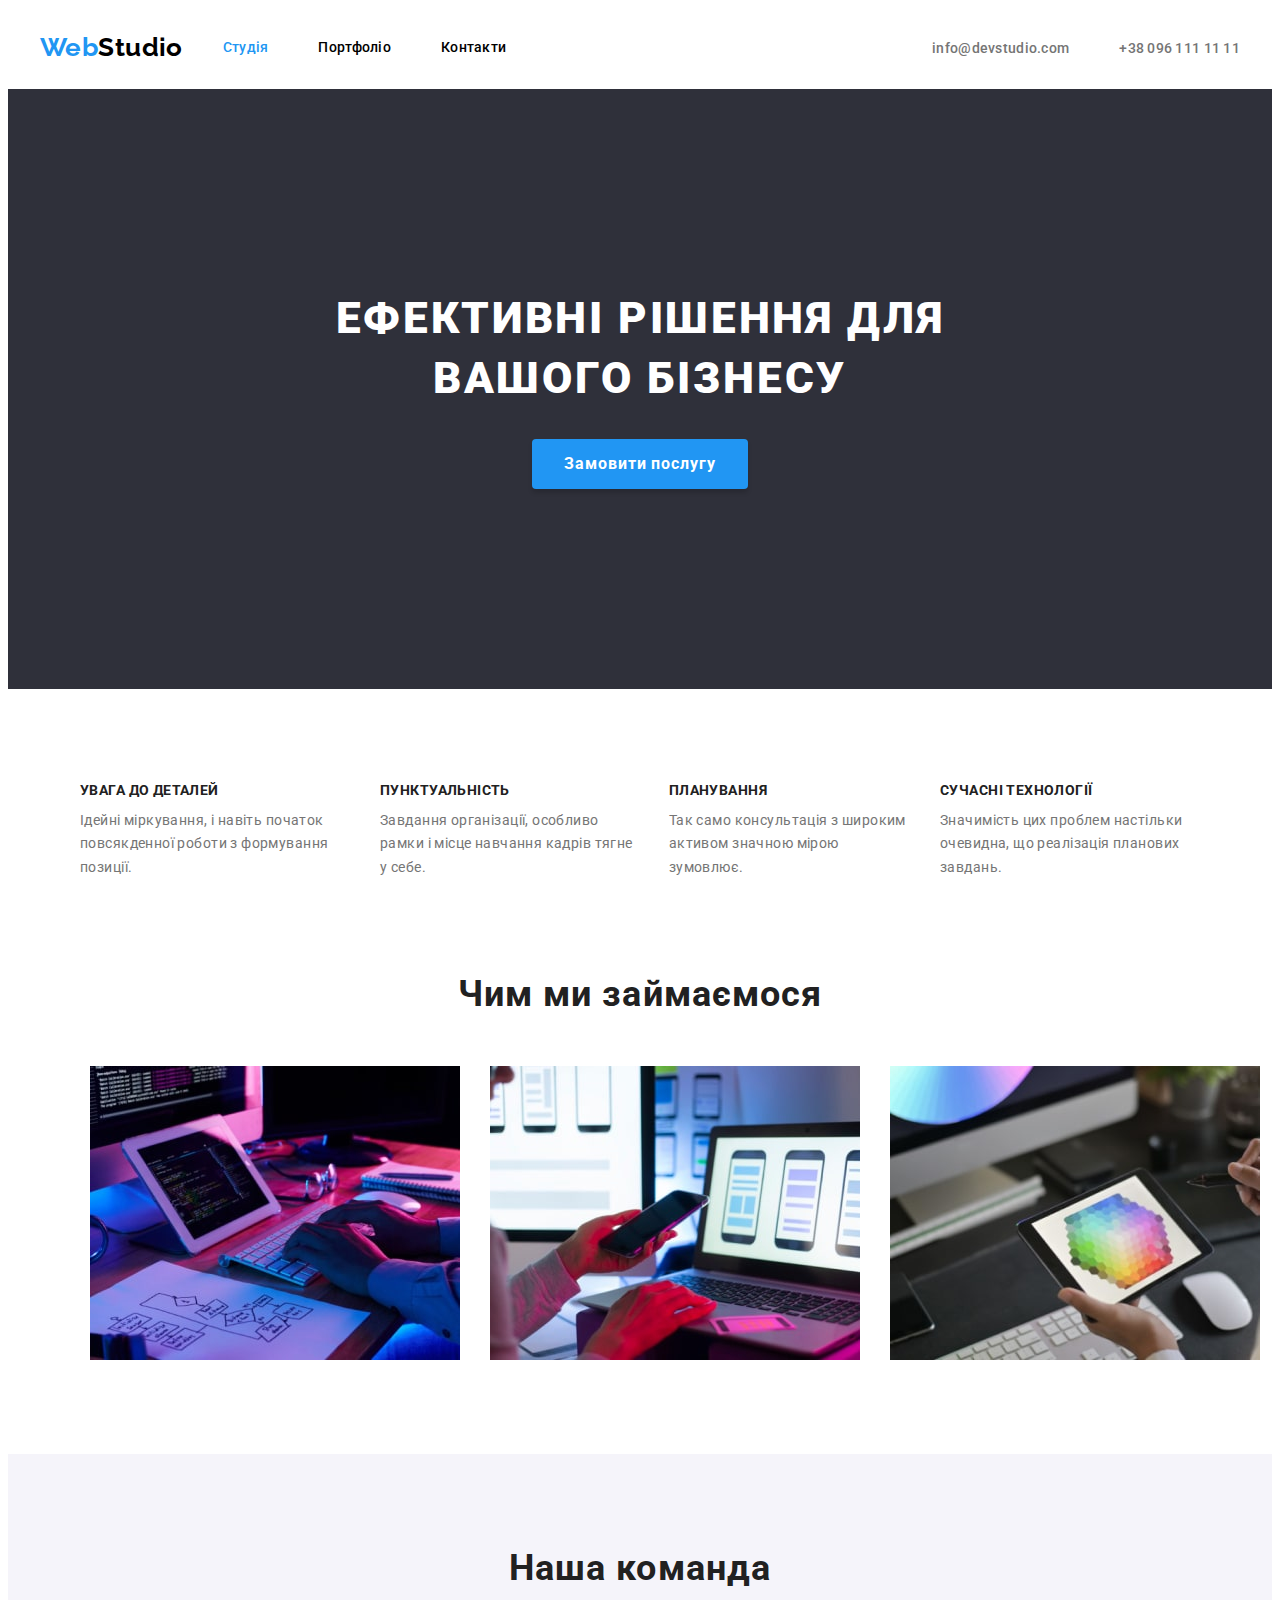
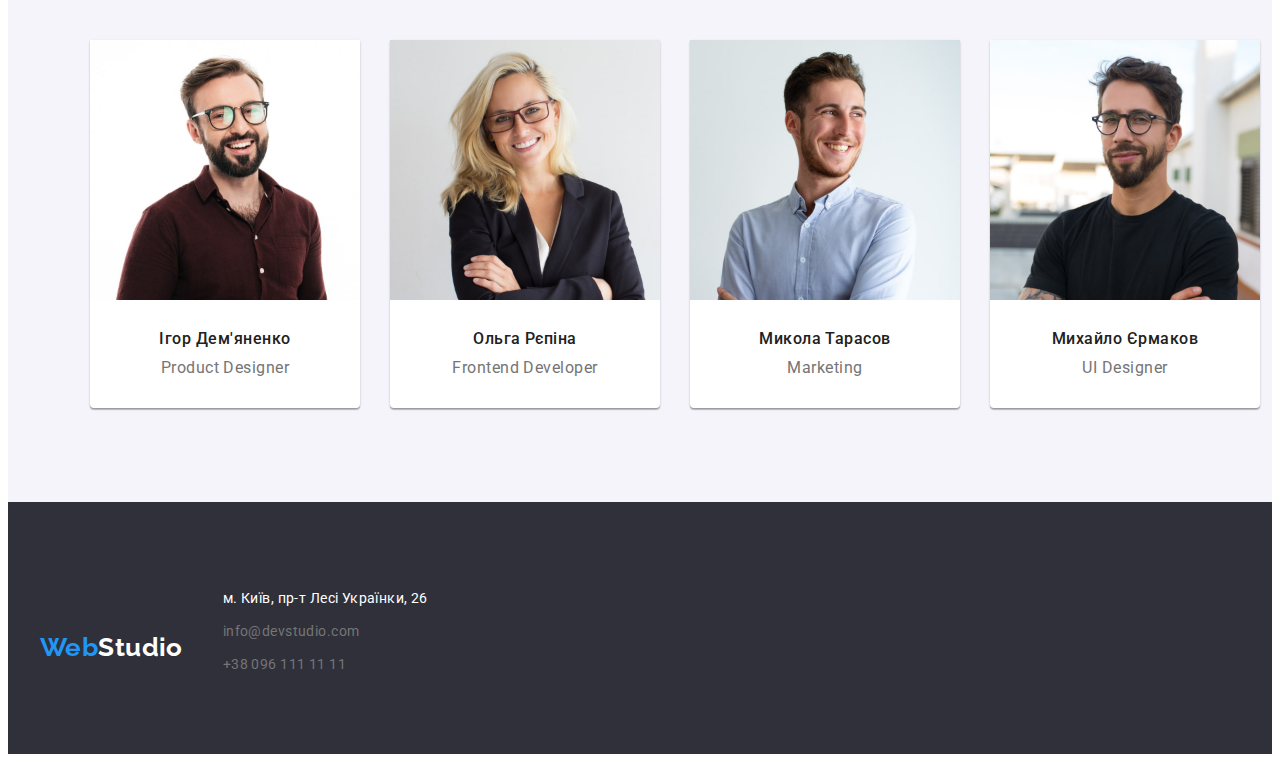
<file: index.html>
<!DOCTYPE html>
<html lang="uk">
<head>
  <meta charset="UTF-8">
  <meta http-equiv="X-UA-Compatible" content="IE=edge">
  <meta name="viewport" content="width=device-width, initial-scale=1.0">
  <link rel="preconnect" href="https://fonts.googleapis.com">
<link rel="preconnect" href="https://fonts.gstatic.com" crossorigin>
<link href="https://fonts.googleapis.com/css2?family=Raleway:wght@700&family=Roboto:wght@400;500;700;900&display=swap" rel="stylesheet">
  <title>WebStudio</title>
  <link rel="stylesheet" href="https://cdnjs.cloudflare.com/ajax/libs/modern-normalize/1.1.0/modern-normalize.min.css" integrity="sha512-wpPYUAdjBVSE4KJnH1VR1HeZfpl1ub8YT/NKx4PuQ5NmX2tKuGu6U/JRp5y+Y8XG2tV+wKQpNHVUX03MfMFn9Q==" crossorigin="anonymous" referrerpolicy="no-referrer" />
  <link rel="stylesheet" href="./css/styles.css">
</head>
<body>
<header class="header">
  <div class="container">
  <a lang=“en” href="./index.html" class="link logo"><span class="logo-accent">Web</span><span class="logo-black">Studio</span> </a>
  <nav class="header-nav">
  <ul class="header-list list">
    <li class="nav-item"> <a class="header-link-nav" href="./index.html">Студія</a> </li>
    <li class="nav-item"> <a class="header-link" href="./portfolio.html">Портфоліо</a> </li>
    <li class="nav-item"> <a class="header-link" href="">Контакти</a> </li>
  </ul>
</nav>
  <ul class="header-list-cont list">
    <li class="cont-item"><a class="contact-link link" href="info@devstudio.com">info@devstudio.com</a></li>
    <li class="cont-item"><a class="contact-link link" href="tel:+380961111111">+38 096 111 11 11</a></li>
  </ul>
  </div>
</header>
<main>
  <section class="section hero">
    <div class="container">
    <h1 class="hero-title hero">Ефективні рішення для вашого бізнесу</h1>
    <button type="button" class="hero-btn btn">Замовити послугу</button>
    </div>
  </section>
  <section class="benefits">
    <div class="container">
    <h2 class="hidden">Наші переваги</h2>
    <ul class="benefits-list list">
      <li>
        <h3 class="benefits-title"> УВАГА ДО ДЕТАЛЕЙ</h3>
          <p class="benefits-text">Ідейні міркування, і навіть початок повсякденної роботи з формування позиції.</p>
      </li>
      <li>
        <h3 class="benefits-title">ПУНКТУАЛЬНІСТЬ</h3>
          <p class="benefits-text">Завдання організації, особливо рамки і місце навчання кадрів тягне у себе.</p>
      </li>
      <li>
        <h3 class="benefits-title">ПЛАНУВАННЯ</h3>
          <p class="benefits-text">Так само консультація з широким активом значною мірою зумовлює.</p>
      </li>
      <li>
        <h3 class="benefits-title">СУЧАСНІ ТЕХНОЛОГІЇ</h3>
          <p class="benefits-text">Значимість цих проблем настільки очевидна, що реалізація планових завдань.</p>
      </li>
    </ul>
    </div>
  </section>
  <section class="work">
    <div class="container">
    <h3 class="work-title">Чим ми займаємося</h3>
    <ul class="work-list list">
      <li class="work-item"><img src="./images/box_1.jpg" alt="Кодимо" width="370" height="294"></li>
      <li class="work-item"><img src="./images/box_2.jpg" alt="Тестимо" width="370" height="294"></li>
      <li class="work-item"><img src="./images/box_3.jpg" alt="Підбираємо дизайн" width="370" height="294"></li>
    </ul>
    </div>
  </section>
  <section class="section team">
  <div class="container">
    <h2 class="team-title">Наша команда</h2>
<ul class="team-list list">
  <li class="team-item">
    <img src="./images/img_1.jpg" alt="Наша команда" width="270" height="260">
  <h3 class="name">Ігор Дем'яненко</h3>
  <p lang=“en” class="prof">Product Designer</p>
  </li>
  <li class="team-item">
    <img src="./images/img_2.jpg" alt="Наша команда" width="270" height="260">
    <h3 class="name">Ольга Рєпіна</h3>
    <p lang=“en” class="prof">Frontend Developer</p>
  </li>
  <li class="team-item">
    <img src="./images/img_3.jpg" alt="Наша команда" width="270" height="260">
    <h3 class="name">Микола Тарасов</h3>
    <p lang=“en” class="prof">Marketing</p>
  </li>
  <li class="team-item">
    <img src="./images/img_4.jpg" alt="Наша команда" width="270" height="260">
    <h3 class="name">Михайло Єрмаков</h3>
    <p lang=“en” class="prof">UI Designer</p>
  </li>
</ul>
  </div>
  </section>
</main>
<footer class="footer">
  <div class="container footer">
  <a class="logo link" lang=“en” href="./index.html" ><span class="logo-accent">Web</span><span class="logo-white">Studio</span> </a>
  <address class="address">
    <ul class="address-list list">
    <li class="address-item"><a class="link-address"
      href="https://goo.gl/maps/LDMniA5MoxQiVdcX9"
      target="_blank"
      rel="noopener noreferrer nofollow"
      >м. Київ, пр-т Лесі Українки, 26</a
    ></li>
    <li class="address-item"><a class="address-link-footer link" href="info@devstudio.com">info@devstudio.com</a></li>
    <li class="address-item"><a class="address-link-footer link" href="tel:+380961111111">+38 096 111 11 11</a></li>
  </ul>
  </address>
  </div> 
</footer>
</body>
</html>
</file>
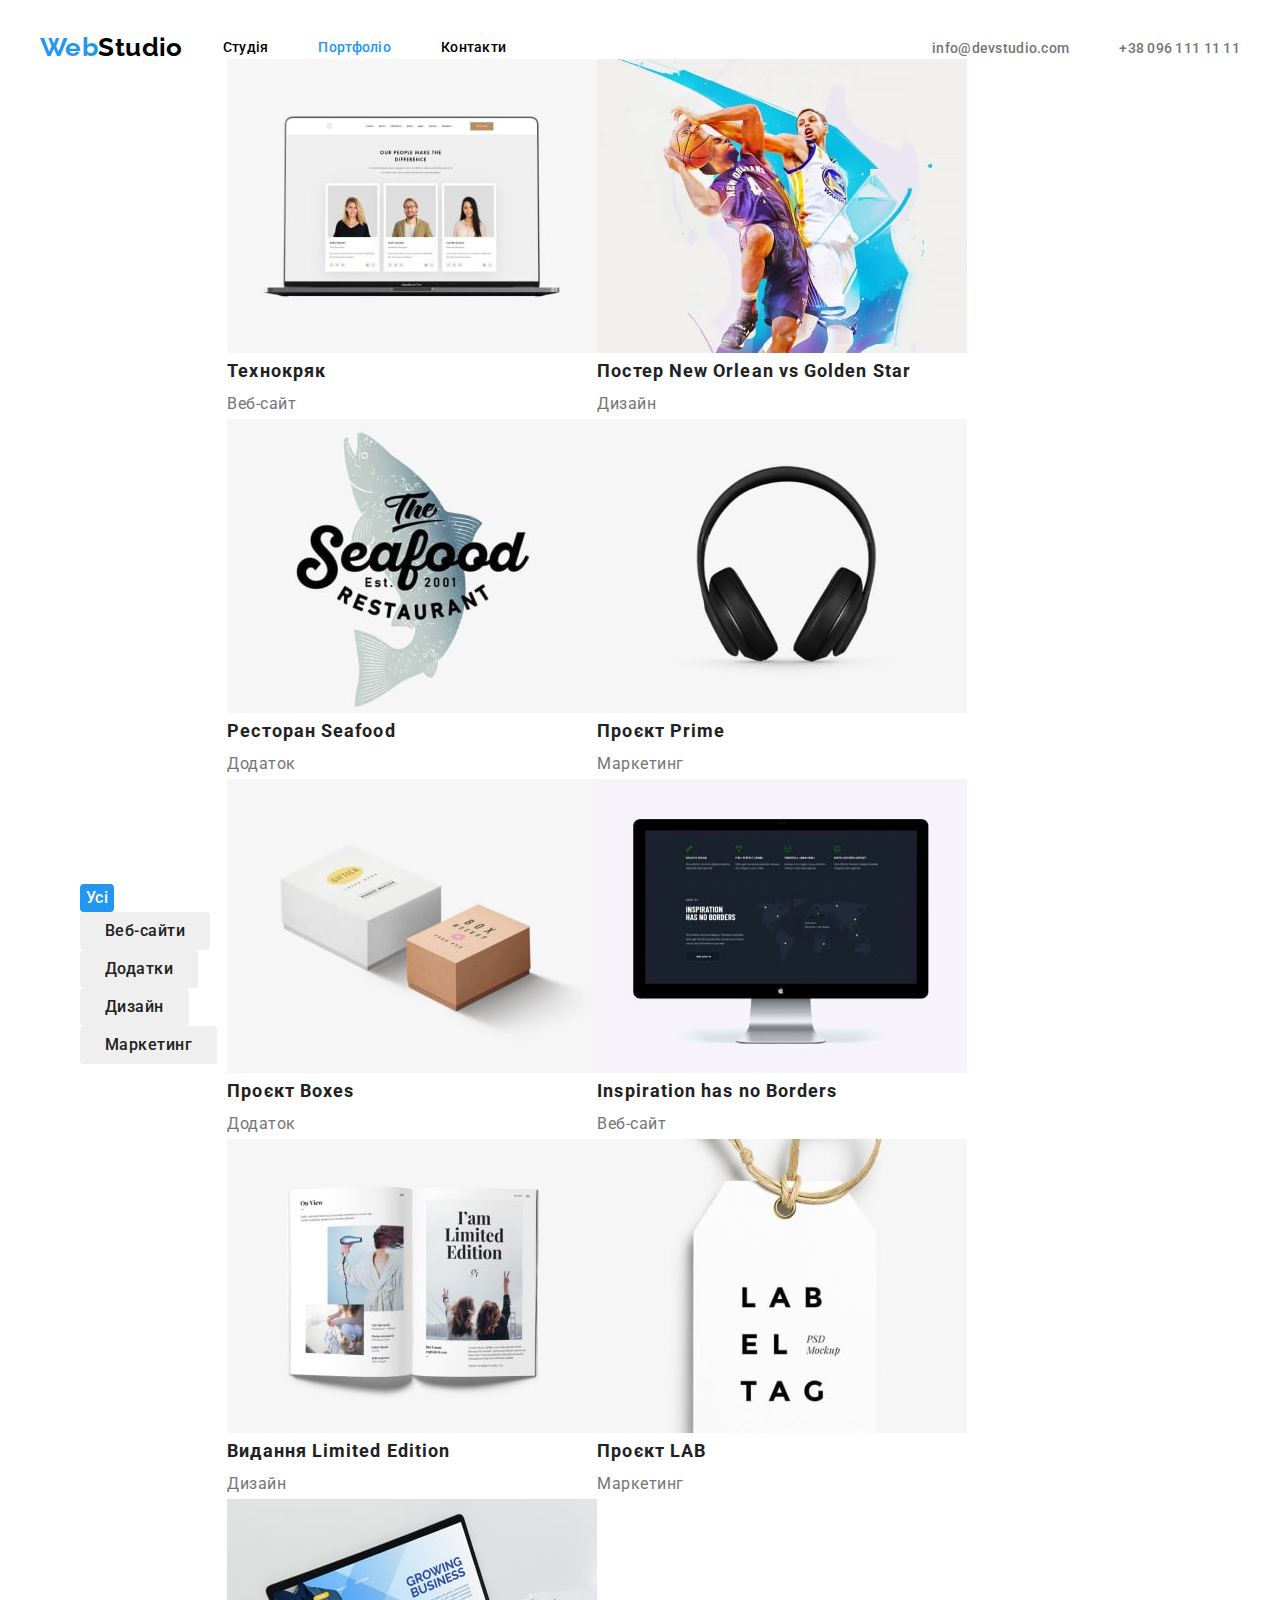
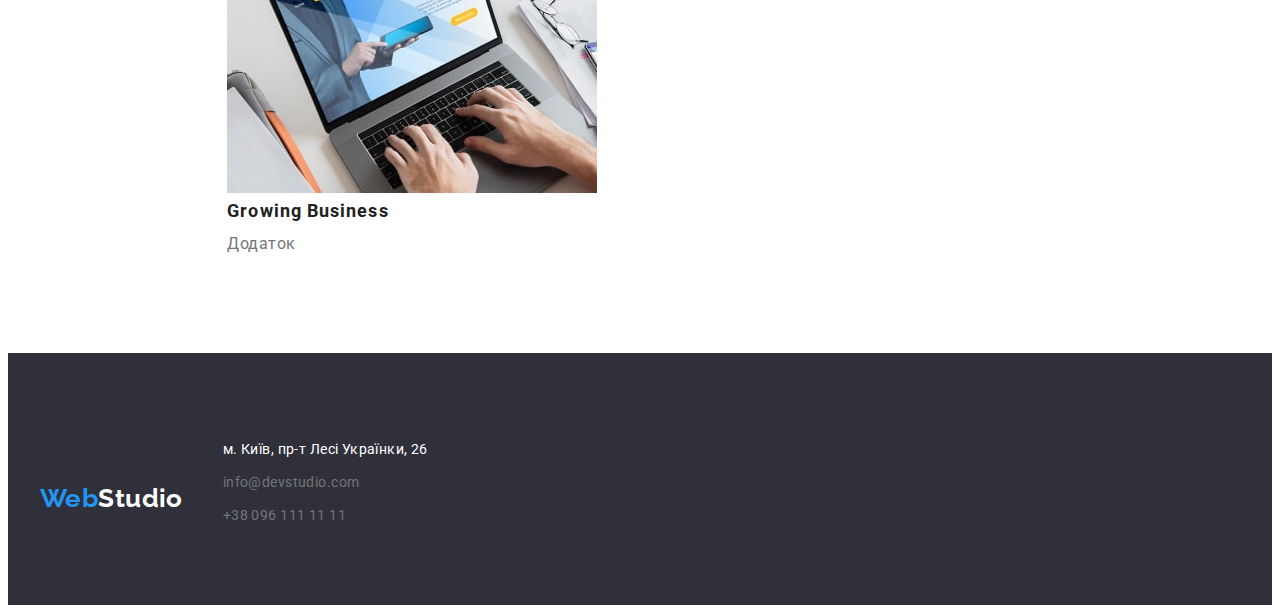
<file: portfolio.html>
<!DOCTYPE html>
<html lang="uk">
<head>
    <meta charset="UTF-8">
    <meta http-equiv="X-UA-Compatible" content="IE=edge">
    <meta name="viewport" content="width=device-width, initial-scale=1.0">
    <link rel="preconnect" href="https://fonts.googleapis.com">
<link rel="preconnect" href="https://fonts.gstatic.com" crossorigin>
<link href="https://fonts.googleapis.com/css2?family=Raleway:wght@700&family=Roboto:wght@400;500;700;900&display=swap" rel="stylesheet">
    <title>WebStudio_Portfolio</title>
    <link rel="stylesheet" href="./css/styles.css">
</head>
<body>
<header class="header">
        <div class="container">
        <a lang=“en” href="./index.html" class="link logo"><span class="logo-accent">Web</span><span class="logo-black">Studio</span> </a>
        <nav class="header-nav">
        <ul class="header-list list">
                <li class="nav-item"> <a class="header-link" href="./index.html">Студія</a> </li>
                <li class="nav-item"> <a class="header-link-nav" href="./portfolio.html">Портфоліо</a> </li>
                <li class="nav-item"> <a class="header-link" href="">Контакти</a> </li>
        </ul>
        </nav>
        <ul class="header-list-cont list">
                <li class="cont-item"><a class="contact-link link" href="info@devstudio.com">info@devstudio.com</a></li>
                <li class="cont-item"><a class="contact-link link" href="tel:+380961111111">+38 096 111 11 11</a></li>
        </ul>
        </div>
</header>
</body>
<main>
<section class="portfolio">
        <div class="container">
    <ul class="btn-list list">
        <li>
            <button type="button" class="hero-btn-port">Усі</button>
        </li>
        <li>
            <button type="button" class="btn-port">Веб-сайти</button>
        </li>
        <li>
            <button type="button" class="btn-port">Додатки</button>
        </li>
        <li>
            <button type="button" class="btn-port">Дизайн</button>
        </li>
        <li>
            <button type="button" class="btn-port">Маркетинг</button>
        </li>
    </ul>
    <ul class="portfolio-list list">
        <li>
            <img src="./images/portfolio.jpg" alt="ноутбук" width="370">
            <h2 class="portfolio-list-title">Технокряк</h2>
            <p class="portfolio-list-text">Веб-сайт</p>
        </li>
        <li>
            <img src="./images/portfolio_1.jpg" alt="постер" width="370">
            <h2 class="portfolio-list-title">Постер New Orlean vs Golden Star</h2>
            <p class="portfolio-list-text">Дизайн</p>
        </li>
        <li>
            <img src="./images/portfolio_2.jpg" alt="логотип" width="370">
            <h2 class="portfolio-list-title">Ресторан Seafood</h2>
            <p class="portfolio-list-text">Додаток</p>
        </li>
        <li>
            <img src="./images/portfolio_3.jpg" alt="навушники" width="370">
            <h2 class="portfolio-list-title">Проєкт Prime</h2>
            <p class="portfolio-list-text">Маркетинг</p>
        </li>
        <li>
            <img src="./images/portfolio_4.jpg" alt="коробки" width="370">
            <h2 class="portfolio-list-title">Проєкт Boxes</h2>
            <p class="portfolio-list-text">Додаток</p>
        </li>
        <li>
            <img src="./images/portfolio_5.jpg" alt="монітор" width="370">
            <h2 class="portfolio-list-title">Inspiration has no Borders</h2>
            <p class="portfolio-list-text">Веб-сайт</p>
        </li>
        <li>
            <img src="./images/portfolio_6.jpg" alt="кнмга" width="370">
            <h2 class="portfolio-list-title">Видання Limited Edition</h2>
            <p class="portfolio-list-text">Дизайн</p>
        </li>
        <li>
            <img src="./images/portfolio_7.jpg" alt="бірка" width="370">
            <h2 class="portfolio-list-title">Проєкт LAB</h2>
            <p class="portfolio-list-text">Маркетинг</p>
        </li>
        <li>
            <img src="./images/portfolio_8.jpg" alt="бізнес" width="370">
            <h2 class="portfolio-list-title">Growing Business</h2>
            <p class="portfolio-list-text">Додаток</p>
        </li>
    </ul>
</div>
</section>
</main>
<footer class="footer">
        <div class="container footer">
        <a class="logo link" lang=“en” href="./index.html" ><span class="logo-accent">Web</span><span class="logo-white">Studio</span> </a>
        <address class="address">
          <ul class="address-list list">
          <li class="address-item"><a class="link-address"
            href="https://goo.gl/maps/LDMniA5MoxQiVdcX9"
            target="_blank"
            rel="noopener noreferrer nofollow"
            >м. Київ, пр-т Лесі Українки, 26</a
          ></li>
          <li class="address-item"><a class="address-link-footer link" href="info@devstudio.com">info@devstudio.com</a></li>
          <li class="address-item"><a class="address-link-footer link" href="tel:+380961111111">+38 096 111 11 11</a></li>
        </ul>
        </address>
        </div> 
      </footer>
</html>
</file>
<file: css/styles.css>
:root {
    --title-color: #212121;
    --accent-color: #2196f3;
}
body {
    font-family: 'Roboto', sans-serif ;
    font-size: 14px;
    background-color: #ffffff;
    color: #757575;
    letter-spacing: 0.03em;
}
.link {
    color: #757575;
    text-decoration: none;
}
.list {
     list-style: none;
}
.container {
    width: 1200px;
    padding: 0px 15px;
    margin: 0 auto;
  }
a {
    text-decoration: none;
}
p, h1, h2, h3, h4, h5, h6 {
    margin: 0px;
}
ul, ol {
    margin: 0px;
}
img {
    display: block; }
address {
        font-style: normal;
}
.btn {
        display: inline-block;
        font-family: inherit;
        font-weight: 500;
        text-align: center;
        font-size: 16px;
        letter-spacing: inherit;
        line-height: 1.62;
        background-color: var(--btn-bg-color);
        color: var(--btn-text-color);
        border-radius: 4px;
        border: 0px;
        cursor: pointer;
}
/* Хедер */

.header {
    height: 80px;
    border-bottom: 1px solid #fff;
}
.container {
    display: flex;
    align-items: center;
}
.logo {
  font-family: 'Raleway', sans-serif;
  font-weight: 700;
  font-size: 26px;
  line-height: 1.2;
}
.logo-accent {
    color: var(--accent-color);
}
.logo-black {
    color: black;
}
.header-list {
    display: flex;
    padding-top: 32px;
    padding-bottom: 32px;
}
.header-list > li+li {
    margin-left: 50px;
}
.header-list {
    color: var(--title-color);
    font-weight: 500;
    line-height: 1.14;
    letter-spacing: 0.02em;
    color: black;
}
.header-link {
    color: black;
}
.header-list-cont {
    display: flex;
    margin-left: auto;
}
.header-list-cont > li {
margin-left: 50px;
}
.header-list-cont{
font-family: Roboto;
font-style: normal;
font-weight: 500;
line-height: 16px;
letter-spacing: 0.02em;

color: #757575;
}
.header-link-nav {
    color: var(--accent-color);

}
.header-list-cont :hover,
.header-list-cont :focus,
.header-list :hover,
.header-list :focus,
.contact-link .link:hover,
.contact-link .link:focus { 
color: var(--accent-color); }
/* Герой */

.section.hero {
    background: #2F303A;
}
.hero .container {
    display: flex;
    flex-direction: column;
    align-items: center;
}
.hero.hero-title {
    padding-top: 200px;
    margin-bottom: 30px;
     max-width: 696px;
    font-weight: 900;
    font-size: 44px;
    line-height: 1.36;
    letter-spacing: 0.06em;
    text-transform: uppercase;
    color: #fff;
    text-align: center;
}
.hero-btn.btn {
    margin-bottom: 200px;
    padding: 10px 32px 10px 32px;
    background-color: var(--accent-color);
    box-shadow: 0px 4px 4px rgba(0, 0, 0, 0.15);
    font-weight: 700;
    font-size: 16px;
    line-height: 1.87;
    letter-spacing: 0.06em;
    color: #fff;
  }
/* Наші переваги */
.hidden {
        position: absolute;
        width: 1px;
        height: 1px;
        margin: -1px;
        border: 0;
        padding: 0;
        
        white-space: nowrap;
        clip-path: inset(100%);
        clip: rect(0 0 0 0);
        overflow: hidden;
}
.benefits .container {
    display: flex;
    padding-top: 94px;
    padding-bottom: 94px;
}
.benefits-list {
    display: flex;
}
.benefits-list > li {
    display: block;
    max-width: 270px;
    margin-right: 30px;
}
.benefits-title {
    display: block;
    margin-bottom: 10px;
    font-size: 14px;
    text-transform: uppercase;
    line-height: 1.14;
    color: var(--title-color);
}
.benefits-text {
    font-size: 14px;
    line-height: 1.71;
}
/* Наша Робота */
.work .container {
    display: flex;
    flex-direction: column;
}
.work-title {
    font-size: 36px;
    line-height: 1.16;
    letter-spacing: 0.03em;
    display: block;
    margin: 0 auto 50px;
    color: var(--title-color);
}
.work-list {
    display: flex;
    justify-content: center;
    padding-bottom: 94px;
}
.work-list > li {
    padding-left: 30px;
}
/* Наша Команда */
.section.team {
    background-color: #F5F4FA;
}
.team .container {
    display: flex;
    flex-direction: column;
}
.team-title {
    font-size: 36px;
    letter-spacing: 0.03em;
    line-height: 1.16;
    color: var(--title-color);
    padding-top: 94px;
    padding-bottom: 50px;
}
.team-list {
    display: flex;
    justify-content: center;
    padding-bottom: 94px;
}
.team-list > li {
    margin-left: 30px;
}
.team-item {
    width: 270px;
    height: 368px;
    box-shadow: 0px 1px 3px rgba(0, 0, 0, 0.12),
      0px 1px 1px rgba(0, 0, 0, 0.14),
      0px 2px 1px rgba(0, 0, 0, 0.2);
    border-radius: 0px 0px 4px 4px;
    background-color: #ffffff;
}
.name {
    font-family: Roboto;
    font-style: normal;
    font-weight: 500;
    font-size: 16px;
    line-height: 1.18;
    letter-spacing: 0.03em;
    color: var(--title-color);
    text-align: center;
    margin-top: 30px;
}
.prof {
    font-size: 16px;
    letter-spacing: 0.03em;
    line-height: 1.18;
    text-align: center;
    margin-top: 10px;
}
/* Підвал */
.footer {
    background: #2F303A; 
    height: 252px;
}
.logo-white {
    color: white;
}
.link-address{
    color: white;
}
.container.footer > .logo {
    display: flex;
    padding-top: 60px;
    padding-bottom: 20px;
}
.address-list {
    display: flex;
    flex-direction: column;
} 
.address-list > li {
    margin-top: 9px;
}
.address-item {
    text-align: left;
    font-style: normal;
    text-decoration: none;
    line-height: 1.71;
}
.address-list .link:hover,
.address-list .link:focus,
.address-link-footer link:hover,
.address-link-footer link:focus,
.link-address:hover,
.link-address:focus
{color: var(--accent-color);}
/* Портфоліо */
.portfolio .container {
    margin-bottom: 94px;
  }
.header-link-second {
    color: var(--title-color);
}
.hero-btn-port {
    font-family: 'Roboto';
    font-style: normal;
    font-weight: 500;
    font-size: 16px;
    line-height: 1.62;
    text-align: center;
    letter-spacing: 0.03em;
    background-color: var(--accent-color);
    color: white;
    border-radius: 4px;
    border: 0px;
    cursor: pointer;
    
}
.hero-btn-port.btn-port {
    padding: 6px 25px;
    background-color: var(--accent-color);
    color: white;
    box-shadow: 0px 3px 1px rgba(0, 0, 0, 0.1),
    0px 1px 2px rgba(0, 0, 0, 0.08),
    0px 2px 2px rgba(0, 0, 0, 0.12);
}
.btn-port {
    font-family: 'Roboto';
    font-style: normal;
    font-weight: 500;
    font-size: 16px;
    line-height: 1.62;
    text-align: center;
    letter-spacing: 0.03em;
    border-radius: 4px;
    border: 0px;
    color: var(--title-color);
    cursor: pointer;
    padding: 6px 25px;

}
.btn-port:hover,
.btn-port:focus { 
    font-family: 'Roboto';
    font-style: normal;
    font-weight: 500;
    font-size: 16px;
    line-height: 1.62;
    text-align: center;
    letter-spacing: 0.03em;
    background-color: var(--accent-color);
    color: white;
    border-radius: 4px;
    cursor: pointer;
}
.portfolio-list {
    display: flex;
    flex-wrap: wrap;
    margin-top: calc(-1 * 30px);
    margin-left: calc(-1 * 30px);
}
.portfolio-list > .portfolio-item {
    flex-basis: calc(
      100% / 3 - 30px
    );
    outline: 1px solid #eeeeee;
    margin-top: 30px;
    margin-left: 30px;
  }
.portfolio-list-title {
    font-size: 18px;
    line-height: 2;
    letter-spacing: 0.06em;
    color: var(--title-color);
}
.portfolio-list-text {
    font-size: 16px;
    line-height: 1.87;
    letter-spacing: 0.03em;
}
</file>
